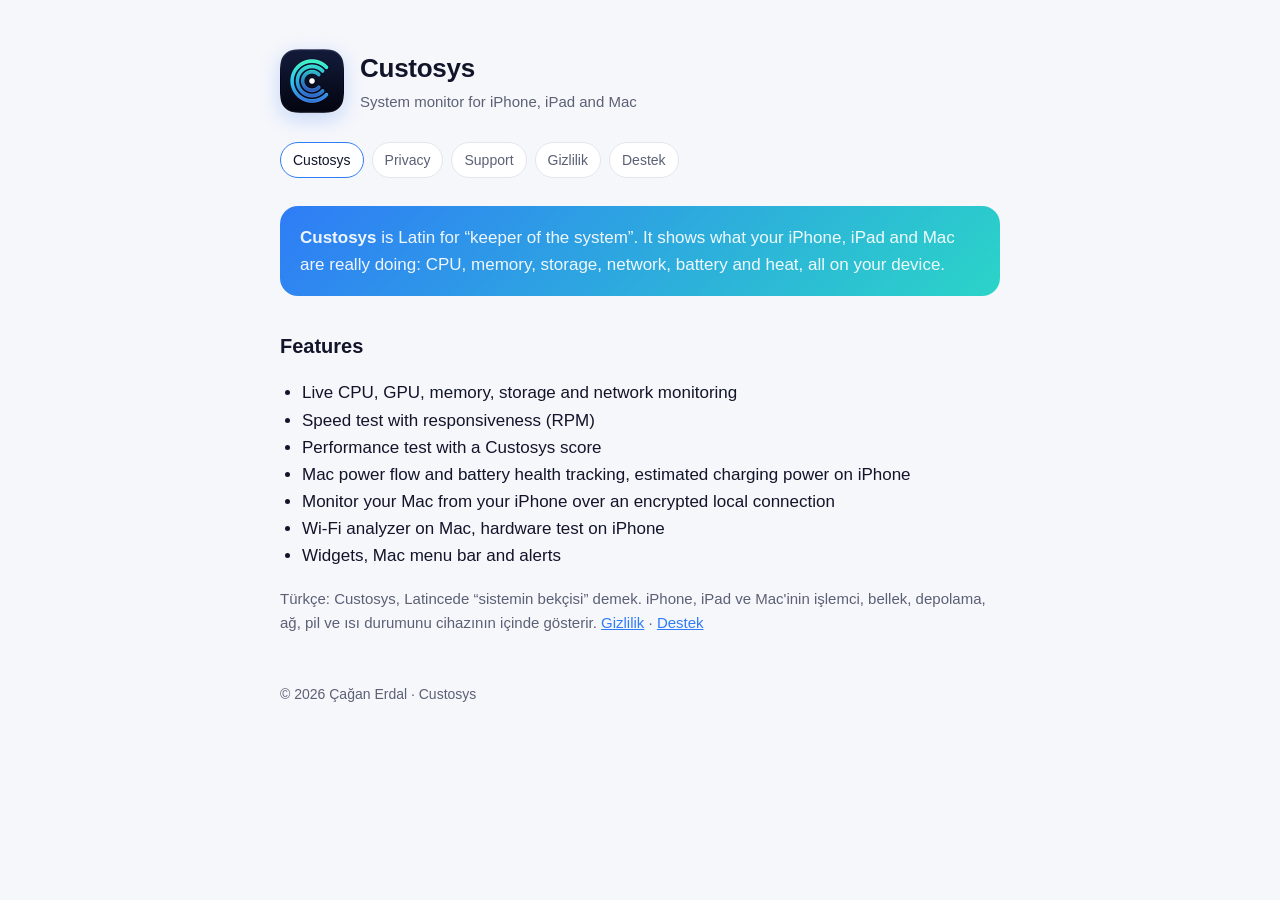
<file: index.html>
<!doctype html>
<html lang="en">
<head>
<meta charset="utf-8">
<meta name="viewport" content="width=device-width, initial-scale=1">
<title>Custosys</title>
<link rel="icon" href="icon.png">
<link rel="stylesheet" href="style.css">
</head>
<body>
<main>
<header><img src="icon.png" alt=""><div><div class="name">Custosys</div><div class="sub">System monitor for iPhone, iPad and Mac</div></div></header>
<nav><a href="index.html" class="on">Custosys</a><a href="privacy.html">Privacy</a><a href="support.html">Support</a><a href="gizlilik.html">Gizlilik</a><a href="destek.html">Destek</a></nav>
<div class="card hero"><p><strong>Custosys</strong> is Latin for “keeper of the system”. It shows what your iPhone, iPad and Mac are really doing: CPU, memory, storage, network, battery and heat, all on your device.</p></div>
<h2>Features</h2>
<ul>
<li>Live CPU, GPU, memory, storage and network monitoring</li>
<li>Speed test with responsiveness (RPM)</li>
<li>Performance test with a Custosys score</li>
<li>Mac power flow and battery health tracking, estimated charging power on iPhone</li>
<li>Monitor your Mac from your iPhone over an encrypted local connection</li>
<li>Wi‑Fi analyzer on Mac, hardware test on iPhone</li>
<li>Widgets, Mac menu bar and alerts</li>
</ul>
<p class="muted">Türkçe: Custosys, Latincede “sistemin bekçisi” demek. iPhone, iPad ve Mac'inin işlemci, bellek, depolama, ağ, pil ve ısı durumunu cihazının içinde gösterir. <a href="gizlilik.html">Gizlilik</a> · <a href="destek.html">Destek</a></p>

<footer>© 2026 Çağan Erdal · Custosys</footer>
</main>
</body>
</html>
</file>
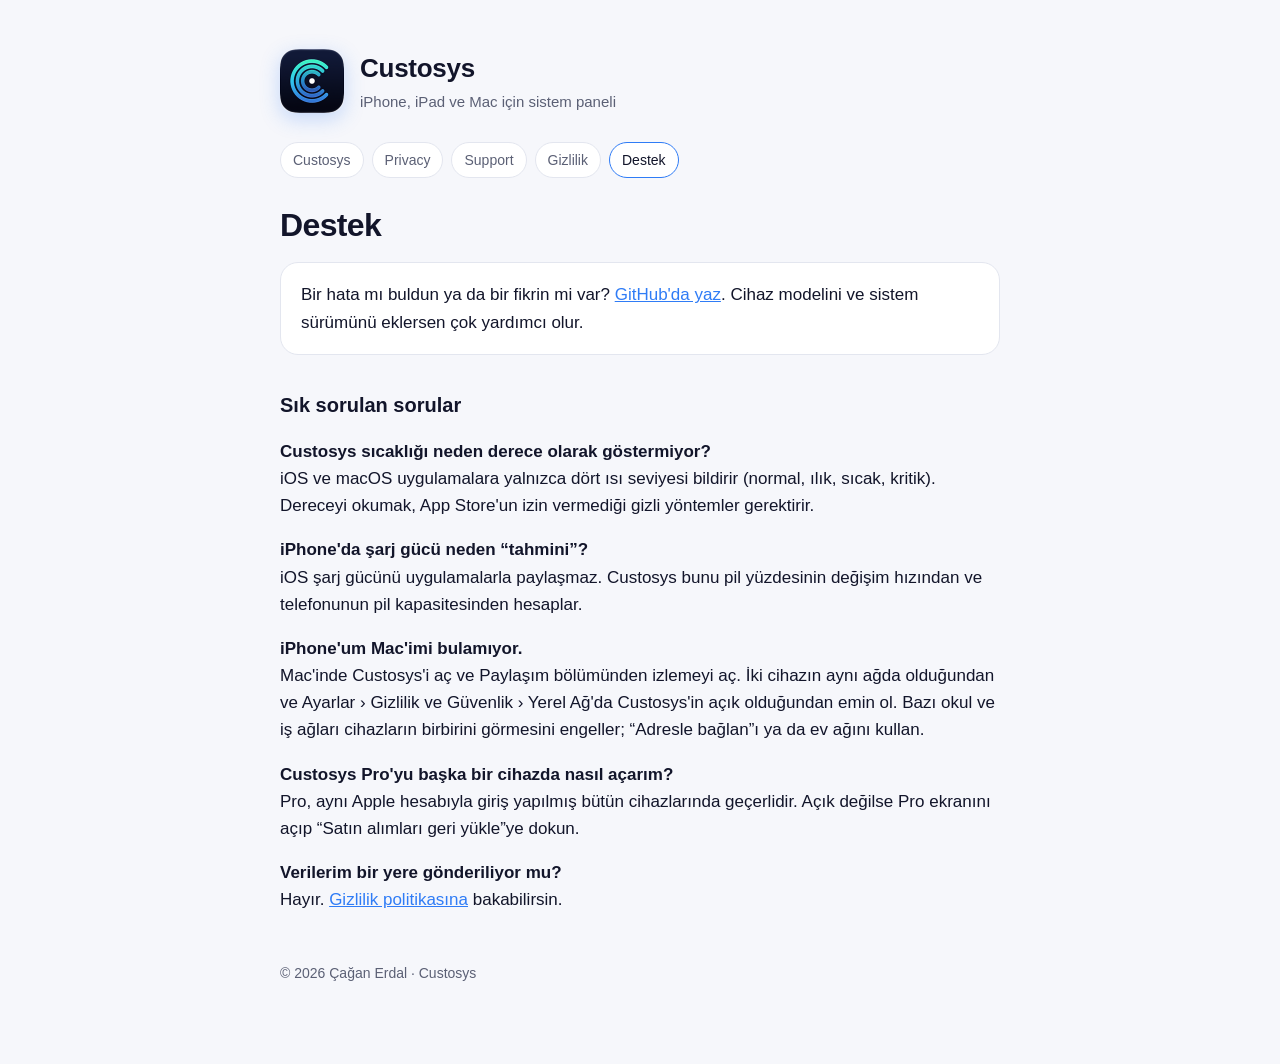
<file: destek.html>
<!doctype html>
<html lang="tr">
<head>
<meta charset="utf-8">
<meta name="viewport" content="width=device-width, initial-scale=1">
<title>Destek · Custosys</title>
<link rel="icon" href="icon.png">
<link rel="stylesheet" href="style.css">
</head>
<body>
<main>
<header><img src="icon.png" alt=""><div><div class="name">Custosys</div><div class="sub">iPhone, iPad ve Mac için sistem paneli</div></div></header>
<nav><a href="index.html">Custosys</a><a href="privacy.html">Privacy</a><a href="support.html">Support</a><a href="gizlilik.html">Gizlilik</a><a href="destek.html" class="on">Destek</a></nav>
<h1>Destek</h1>
<div class="card">Bir hata mı buldun ya da bir fikrin mi var? <a href="https://github.com/caganerdal/custosys/issues/new">GitHub'da yaz</a>. Cihaz modelini ve sistem sürümünü eklersen çok yardımcı olur.</div>
<h2>Sık sorulan sorular</h2>
<p><strong>Custosys sıcaklığı neden derece olarak göstermiyor?</strong><br>iOS ve macOS uygulamalara yalnızca dört ısı seviyesi bildirir (normal, ılık, sıcak, kritik). Dereceyi okumak, App Store'un izin vermediği gizli yöntemler gerektirir.</p>
<p><strong>iPhone'da şarj gücü neden “tahmini”?</strong><br>iOS şarj gücünü uygulamalarla paylaşmaz. Custosys bunu pil yüzdesinin değişim hızından ve telefonunun pil kapasitesinden hesaplar.</p>
<p><strong>iPhone'um Mac'imi bulamıyor.</strong><br>Mac'inde Custosys'i aç ve Paylaşım bölümünden izlemeyi aç. İki cihazın aynı ağda olduğundan ve Ayarlar › Gizlilik ve Güvenlik › Yerel Ağ'da Custosys'in açık olduğundan emin ol. Bazı okul ve iş ağları cihazların birbirini görmesini engeller; “Adresle bağlan”ı ya da ev ağını kullan.</p>
<p><strong>Custosys Pro'yu başka bir cihazda nasıl açarım?</strong><br>Pro, aynı Apple hesabıyla giriş yapılmış bütün cihazlarında geçerlidir. Açık değilse Pro ekranını açıp “Satın alımları geri yükle”ye dokun.</p>
<p><strong>Verilerim bir yere gönderiliyor mu?</strong><br>Hayır. <a href="gizlilik.html">Gizlilik politikasına</a> bakabilirsin.</p>

<footer>© 2026 Çağan Erdal · Custosys</footer>
</main>
</body>
</html>
</file>
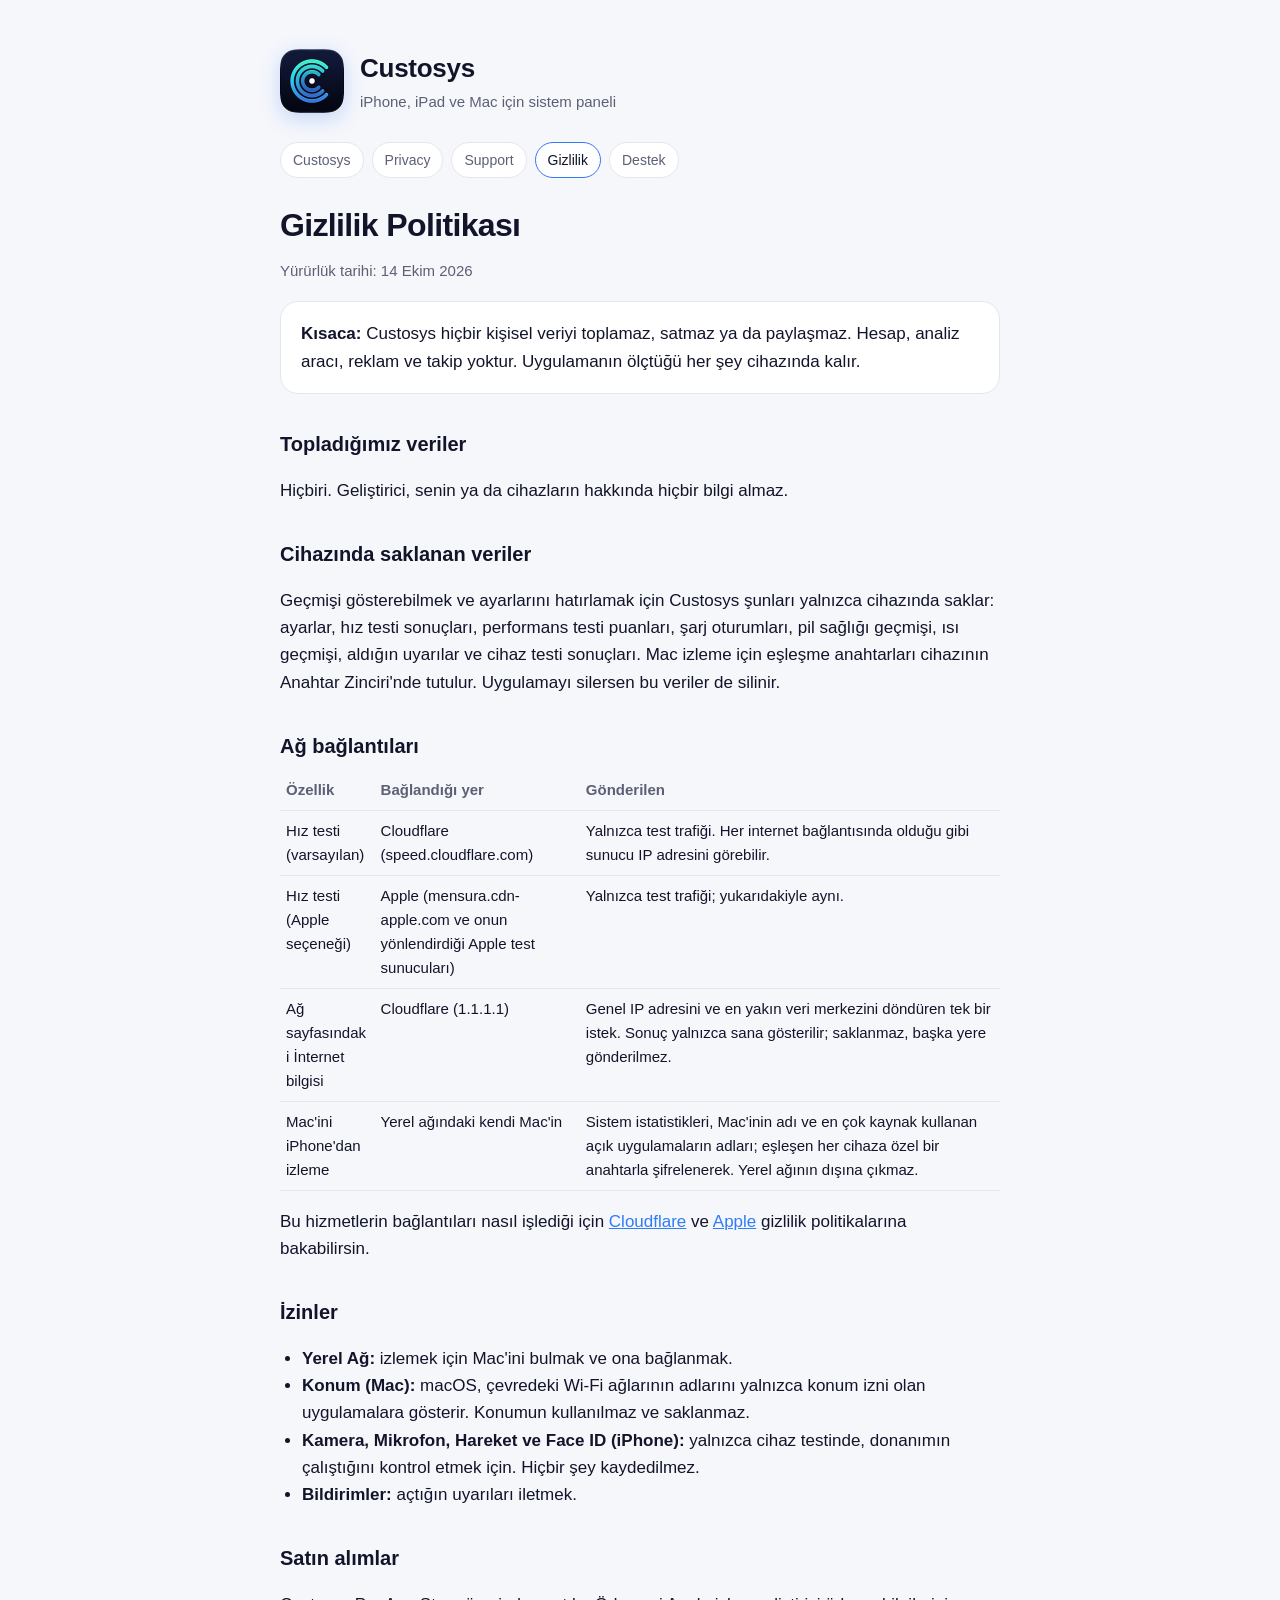
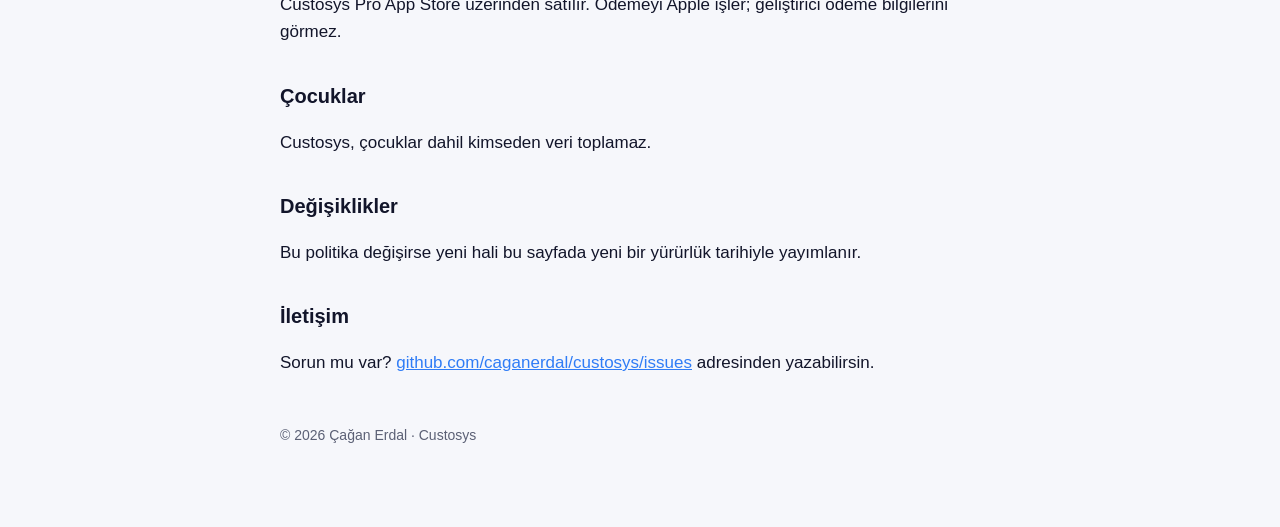
<file: gizlilik.html>
<!doctype html>
<html lang="tr">
<head>
<meta charset="utf-8">
<meta name="viewport" content="width=device-width, initial-scale=1">
<title>Gizlilik Politikası · Custosys</title>
<link rel="icon" href="icon.png">
<link rel="stylesheet" href="style.css">
</head>
<body>
<main>
<header><img src="icon.png" alt=""><div><div class="name">Custosys</div><div class="sub">iPhone, iPad ve Mac için sistem paneli</div></div></header>
<nav><a href="index.html">Custosys</a><a href="privacy.html">Privacy</a><a href="support.html">Support</a><a href="gizlilik.html" class="on">Gizlilik</a><a href="destek.html">Destek</a></nav>
<h1>Gizlilik Politikası</h1>
<p class="muted">Yürürlük tarihi: 14 Ekim 2026</p>
<div class="card"><strong>Kısaca:</strong> Custosys hiçbir kişisel veriyi toplamaz, satmaz ya da paylaşmaz. Hesap, analiz aracı, reklam ve takip yoktur. Uygulamanın ölçtüğü her şey cihazında kalır.</div>
<h2>Topladığımız veriler</h2>
<p>Hiçbiri. Geliştirici, senin ya da cihazların hakkında hiçbir bilgi almaz.</p>
<h2>Cihazında saklanan veriler</h2>
<p>Geçmişi gösterebilmek ve ayarlarını hatırlamak için Custosys şunları yalnızca cihazında saklar: ayarlar, hız testi sonuçları, performans testi puanları, şarj oturumları, pil sağlığı geçmişi, ısı geçmişi, aldığın uyarılar ve cihaz testi sonuçları. Mac izleme için eşleşme anahtarları cihazının Anahtar Zinciri'nde tutulur. Uygulamayı silersen bu veriler de silinir.</p>
<h2>Ağ bağlantıları</h2>
<table>
<tr><th>Özellik</th><th>Bağlandığı yer</th><th>Gönderilen</th></tr>
<tr><td>Hız testi (varsayılan)</td><td>Cloudflare (speed.cloudflare.com)</td><td>Yalnızca test trafiği. Her internet bağlantısında olduğu gibi sunucu IP adresini görebilir.</td></tr>
<tr><td>Hız testi (Apple seçeneği)</td><td>Apple (mensura.cdn-apple.com ve onun yönlendirdiği Apple test sunucuları)</td><td>Yalnızca test trafiği; yukarıdakiyle aynı.</td></tr>
<tr><td>Ağ sayfasındaki İnternet bilgisi</td><td>Cloudflare (1.1.1.1)</td><td>Genel IP adresini ve en yakın veri merkezini döndüren tek bir istek. Sonuç yalnızca sana gösterilir; saklanmaz, başka yere gönderilmez.</td></tr>
<tr><td>Mac'ini iPhone'dan izleme</td><td>Yerel ağındaki kendi Mac'in</td><td>Sistem istatistikleri, Mac'inin adı ve en çok kaynak kullanan açık uygulamaların adları; eşleşen her cihaza özel bir anahtarla şifrelenerek. Yerel ağının dışına çıkmaz.</td></tr>
</table>
<p>Bu hizmetlerin bağlantıları nasıl işlediği için <a href="https://www.cloudflare.com/privacypolicy/">Cloudflare</a> ve <a href="https://www.apple.com/tr/legal/privacy/">Apple</a> gizlilik politikalarına bakabilirsin.</p>
<h2>İzinler</h2>
<ul>
<li><strong>Yerel Ağ:</strong> izlemek için Mac'ini bulmak ve ona bağlanmak.</li>
<li><strong>Konum (Mac):</strong> macOS, çevredeki Wi‑Fi ağlarının adlarını yalnızca konum izni olan uygulamalara gösterir. Konumun kullanılmaz ve saklanmaz.</li>
<li><strong>Kamera, Mikrofon, Hareket ve Face ID (iPhone):</strong> yalnızca cihaz testinde, donanımın çalıştığını kontrol etmek için. Hiçbir şey kaydedilmez.</li>
<li><strong>Bildirimler:</strong> açtığın uyarıları iletmek.</li>
</ul>
<h2>Satın alımlar</h2>
<p>Custosys Pro App Store üzerinden satılır. Ödemeyi Apple işler; geliştirici ödeme bilgilerini görmez.</p>
<h2>Çocuklar</h2>
<p>Custosys, çocuklar dahil kimseden veri toplamaz.</p>
<h2>Değişiklikler</h2>
<p>Bu politika değişirse yeni hali bu sayfada yeni bir yürürlük tarihiyle yayımlanır.</p>
<h2>İletişim</h2>
<p>Sorun mu var? <a href="https://github.com/caganerdal/custosys/issues">github.com/caganerdal/custosys/issues</a> adresinden yazabilirsin.</p>

<footer>© 2026 Çağan Erdal · Custosys</footer>
</main>
</body>
</html>
</file>
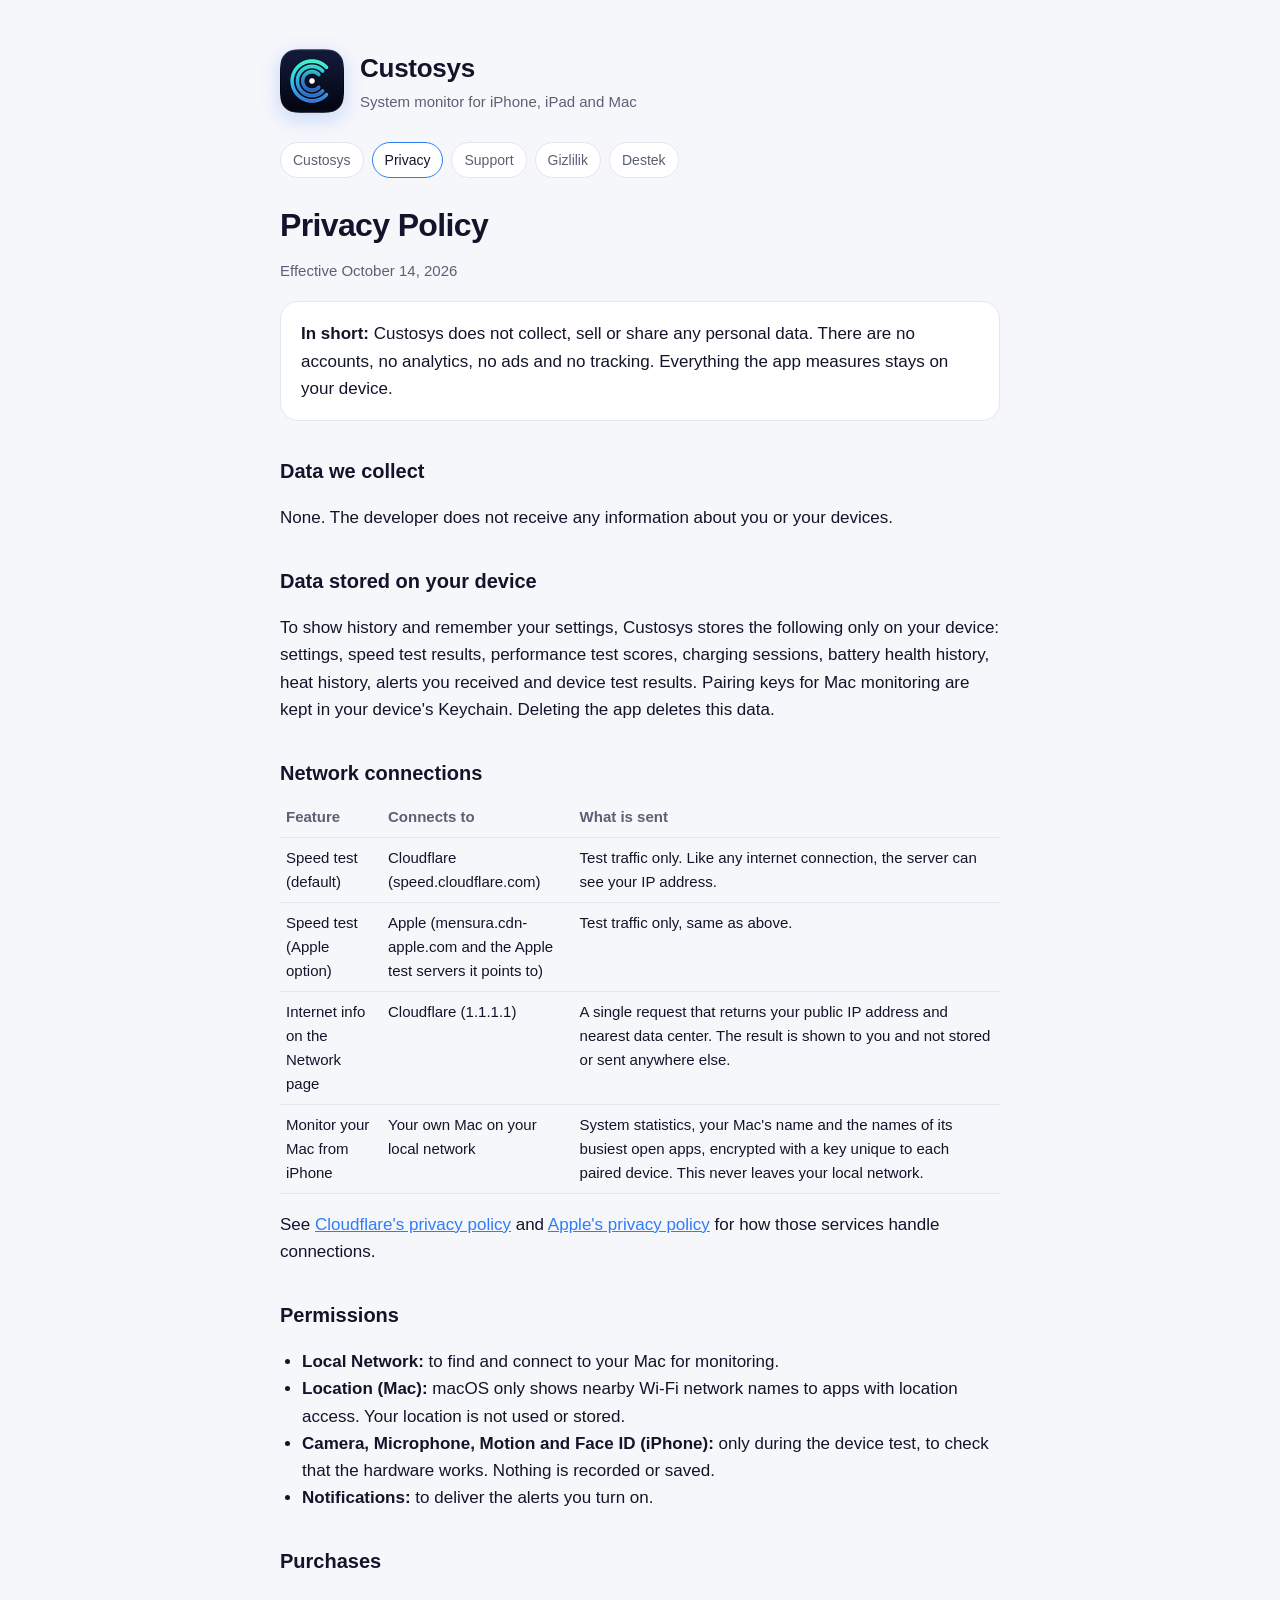
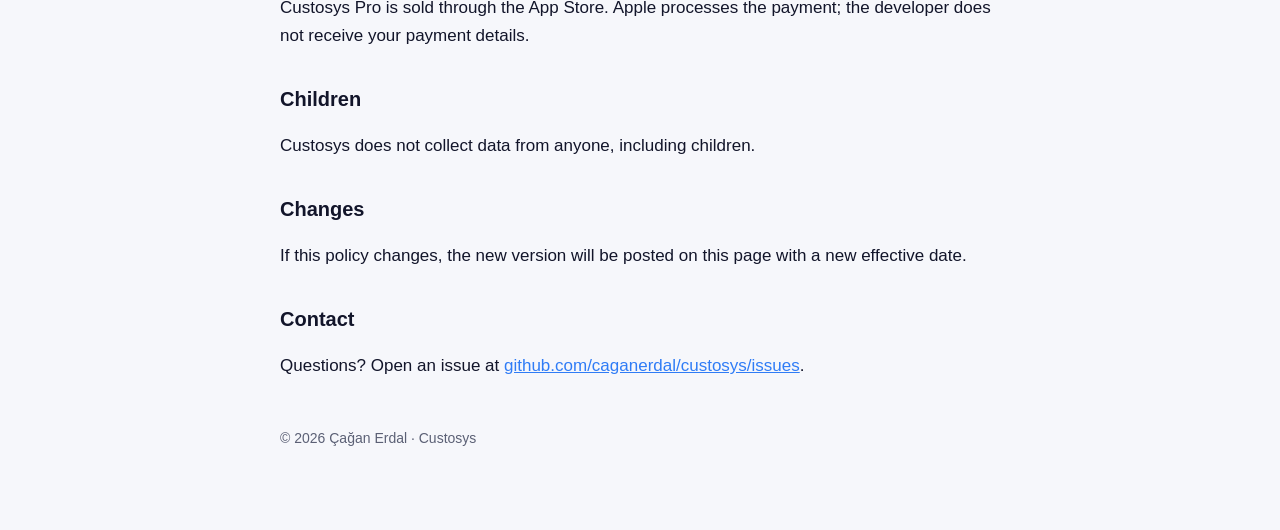
<file: privacy.html>
<!doctype html>
<html lang="en">
<head>
<meta charset="utf-8">
<meta name="viewport" content="width=device-width, initial-scale=1">
<title>Privacy Policy · Custosys</title>
<link rel="icon" href="icon.png">
<link rel="stylesheet" href="style.css">
</head>
<body>
<main>
<header><img src="icon.png" alt=""><div><div class="name">Custosys</div><div class="sub">System monitor for iPhone, iPad and Mac</div></div></header>
<nav><a href="index.html">Custosys</a><a href="privacy.html" class="on">Privacy</a><a href="support.html">Support</a><a href="gizlilik.html">Gizlilik</a><a href="destek.html">Destek</a></nav>
<h1>Privacy Policy</h1>
<p class="muted">Effective October 14, 2026</p>
<div class="card"><strong>In short:</strong> Custosys does not collect, sell or share any personal data. There are no accounts, no analytics, no ads and no tracking. Everything the app measures stays on your device.</div>
<h2>Data we collect</h2>
<p>None. The developer does not receive any information about you or your devices.</p>
<h2>Data stored on your device</h2>
<p>To show history and remember your settings, Custosys stores the following only on your device: settings, speed test results, performance test scores, charging sessions, battery health history, heat history, alerts you received and device test results. Pairing keys for Mac monitoring are kept in your device's Keychain. Deleting the app deletes this data.</p>
<h2>Network connections</h2>
<table>
<tr><th>Feature</th><th>Connects to</th><th>What is sent</th></tr>
<tr><td>Speed test (default)</td><td>Cloudflare (speed.cloudflare.com)</td><td>Test traffic only. Like any internet connection, the server can see your IP address.</td></tr>
<tr><td>Speed test (Apple option)</td><td>Apple (mensura.cdn-apple.com and the Apple test servers it points to)</td><td>Test traffic only, same as above.</td></tr>
<tr><td>Internet info on the Network page</td><td>Cloudflare (1.1.1.1)</td><td>A single request that returns your public IP address and nearest data center. The result is shown to you and not stored or sent anywhere else.</td></tr>
<tr><td>Monitor your Mac from iPhone</td><td>Your own Mac on your local network</td><td>System statistics, your Mac's name and the names of its busiest open apps, encrypted with a key unique to each paired device. This never leaves your local network.</td></tr>
</table>
<p>See <a href="https://www.cloudflare.com/privacypolicy/">Cloudflare's privacy policy</a> and <a href="https://www.apple.com/legal/privacy/">Apple's privacy policy</a> for how those services handle connections.</p>
<h2>Permissions</h2>
<ul>
<li><strong>Local Network:</strong> to find and connect to your Mac for monitoring.</li>
<li><strong>Location (Mac):</strong> macOS only shows nearby Wi‑Fi network names to apps with location access. Your location is not used or stored.</li>
<li><strong>Camera, Microphone, Motion and Face ID (iPhone):</strong> only during the device test, to check that the hardware works. Nothing is recorded or saved.</li>
<li><strong>Notifications:</strong> to deliver the alerts you turn on.</li>
</ul>
<h2>Purchases</h2>
<p>Custosys Pro is sold through the App Store. Apple processes the payment; the developer does not receive your payment details.</p>
<h2>Children</h2>
<p>Custosys does not collect data from anyone, including children.</p>
<h2>Changes</h2>
<p>If this policy changes, the new version will be posted on this page with a new effective date.</p>
<h2>Contact</h2>
<p>Questions? Open an issue at <a href="https://github.com/caganerdal/custosys/issues">github.com/caganerdal/custosys/issues</a>.</p>

<footer>© 2026 Çağan Erdal · Custosys</footer>
</main>
</body>
</html>
</file>
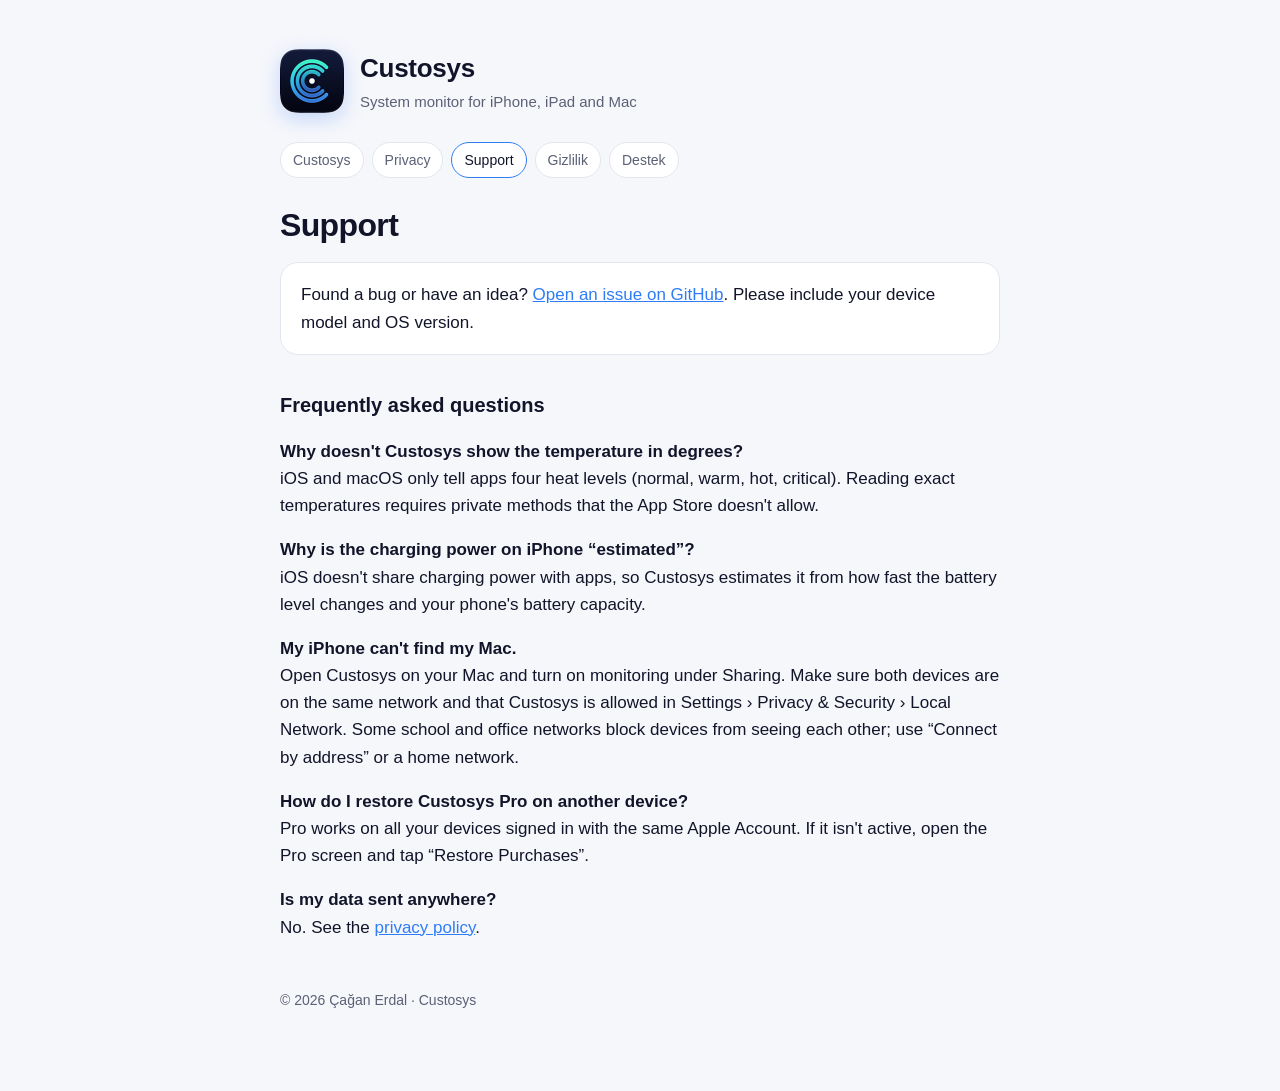
<file: support.html>
<!doctype html>
<html lang="en">
<head>
<meta charset="utf-8">
<meta name="viewport" content="width=device-width, initial-scale=1">
<title>Support · Custosys</title>
<link rel="icon" href="icon.png">
<link rel="stylesheet" href="style.css">
</head>
<body>
<main>
<header><img src="icon.png" alt=""><div><div class="name">Custosys</div><div class="sub">System monitor for iPhone, iPad and Mac</div></div></header>
<nav><a href="index.html">Custosys</a><a href="privacy.html">Privacy</a><a href="support.html" class="on">Support</a><a href="gizlilik.html">Gizlilik</a><a href="destek.html">Destek</a></nav>
<h1>Support</h1>
<div class="card">Found a bug or have an idea? <a href="https://github.com/caganerdal/custosys/issues/new">Open an issue on GitHub</a>. Please include your device model and OS version.</div>
<h2>Frequently asked questions</h2>
<p><strong>Why doesn't Custosys show the temperature in degrees?</strong><br>iOS and macOS only tell apps four heat levels (normal, warm, hot, critical). Reading exact temperatures requires private methods that the App Store doesn't allow.</p>
<p><strong>Why is the charging power on iPhone “estimated”?</strong><br>iOS doesn't share charging power with apps, so Custosys estimates it from how fast the battery level changes and your phone's battery capacity.</p>
<p><strong>My iPhone can't find my Mac.</strong><br>Open Custosys on your Mac and turn on monitoring under Sharing. Make sure both devices are on the same network and that Custosys is allowed in Settings › Privacy &amp; Security › Local Network. Some school and office networks block devices from seeing each other; use “Connect by address” or a home network.</p>
<p><strong>How do I restore Custosys Pro on another device?</strong><br>Pro works on all your devices signed in with the same Apple Account. If it isn't active, open the Pro screen and tap “Restore Purchases”.</p>
<p><strong>Is my data sent anywhere?</strong><br>No. See the <a href="privacy.html">privacy policy</a>.</p>

<footer>© 2026 Çağan Erdal · Custosys</footer>
</main>
</body>
</html>
</file>
<file: style.css>
:root {
  --bg: #f6f7fb; --card: #ffffff; --text: #12152a; --muted: #5b6075; --line: #e3e6ef; --accent: #2f7cf6; --accent2: #2bd4c8;
}
@media (prefers-color-scheme: dark) {
  :root { --bg: #070a16; --card: #10152a; --text: #eef1fb; --muted: #9aa1bd; --line: #1f2742; --accent: #5aa2ff; --accent2: #38e0c8; }
}
* { box-sizing: border-box; }
body { margin: 0; background: var(--bg); color: var(--text); font: 17px/1.6 -apple-system, BlinkMacSystemFont, "SF Pro Text", "Segoe UI", Roboto, sans-serif; }
main { max-width: 760px; margin: 0 auto; padding: 48px 20px 80px; }
header { display: flex; align-items: center; gap: 16px; margin-bottom: 28px; }
header img { width: 64px; height: 64px; border-radius: 15px; box-shadow: 0 6px 20px rgba(47,124,246,.25); }
header .name { font-size: 26px; font-weight: 700; letter-spacing: -.01em; }
header .sub { color: var(--muted); font-size: 15px; }
nav { margin: 0 0 28px; display: flex; flex-wrap: wrap; gap: 8px; }
nav a { font-size: 14px; padding: 6px 12px; border: 1px solid var(--line); border-radius: 999px; color: var(--muted); text-decoration: none; background: var(--card); }
nav a.on { color: var(--text); border-color: var(--accent); }
h1 { font-size: 32px; line-height: 1.2; margin: 0 0 6px; letter-spacing: -.02em; }
h2 { font-size: 20px; margin: 34px 0 8px; }
p, li { color: var(--text); }
.muted { color: var(--muted); font-size: 15px; }
.card { background: var(--card); border: 1px solid var(--line); border-radius: 18px; padding: 18px 20px; margin: 18px 0; }
.hero { background: linear-gradient(135deg, var(--accent), var(--accent2)); color: #fff; border: 0; }
.hero p { color: rgba(255,255,255,.92); margin: 0; }
a { color: var(--accent); }
ul { padding-left: 22px; }
table { width: 100%; border-collapse: collapse; font-size: 15px; }
td, th { text-align: left; padding: 8px 6px; border-bottom: 1px solid var(--line); vertical-align: top; overflow-wrap: anywhere; }
th { color: var(--muted); font-weight: 600; }
footer { margin-top: 48px; color: var(--muted); font-size: 14px; }
</file>
